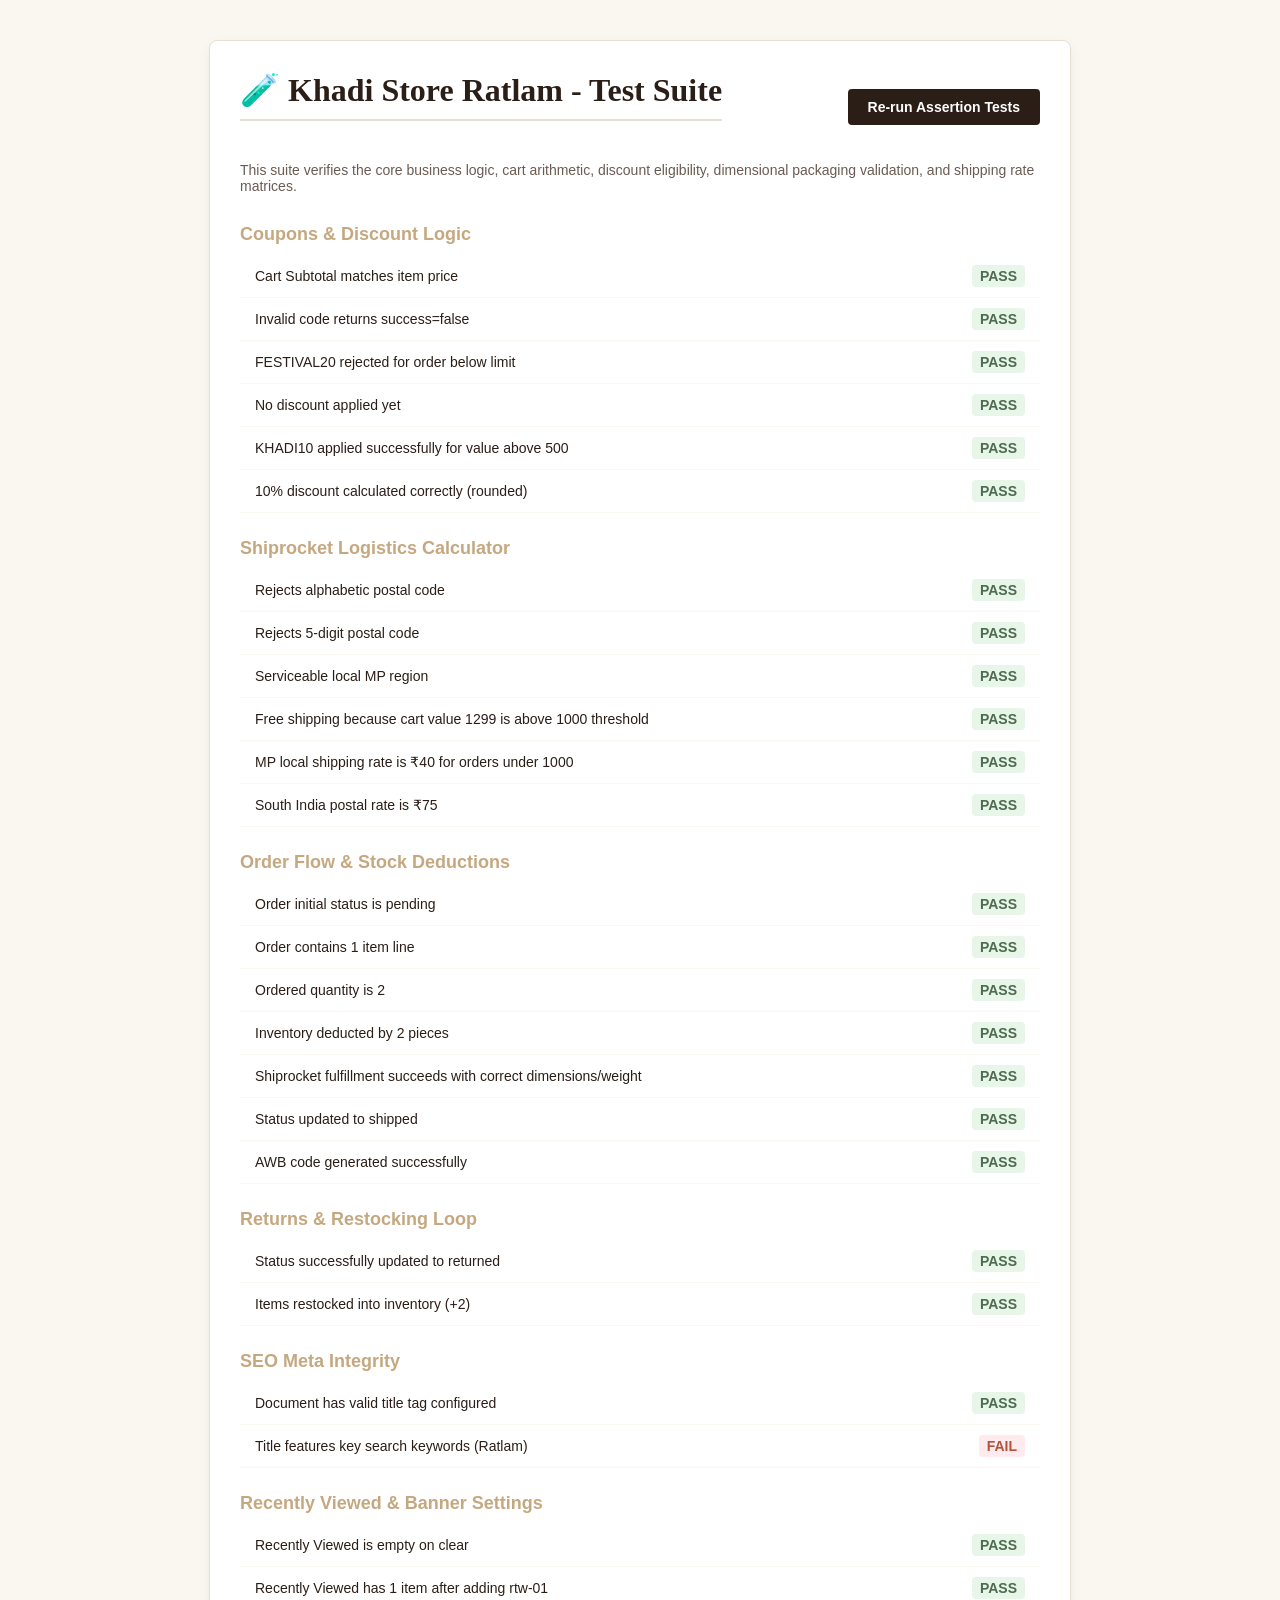
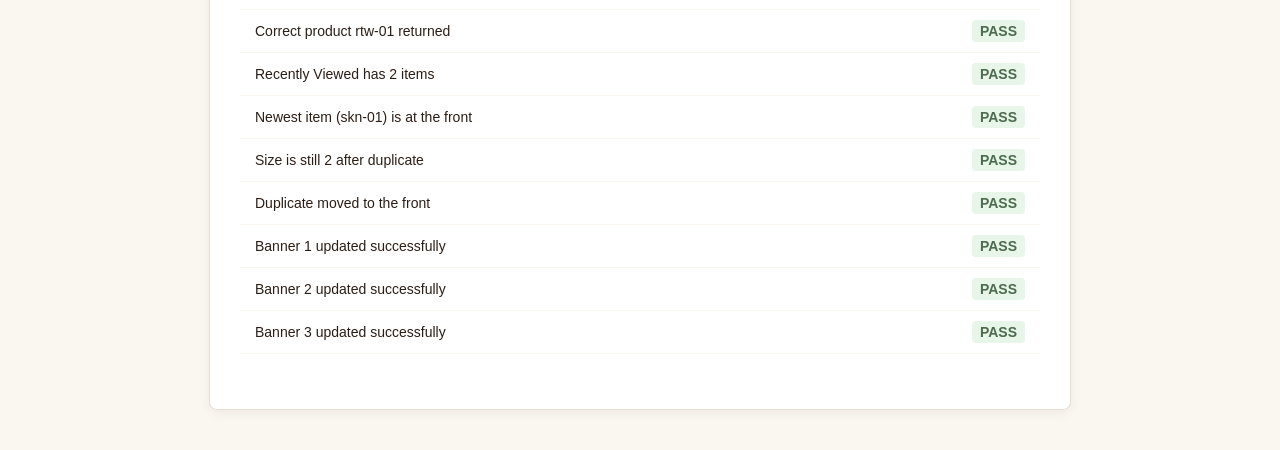
<file: test.html>
<!DOCTYPE html>
<html lang="en">
<head>
  <meta charset="UTF-8">
  <meta name="viewport" content="width=device-width, initial-scale=1.0">
  <title>Khadi Store Test Suite</title>
  <style>
    body {
      font-family: -apple-system, BlinkMacSystemFont, "Segoe UI", Roboto, sans-serif;
      background-color: #FAF6F0;
      color: #2B1E16;
      padding: 40px 20px;
      margin: 0;
    }
    .test-container {
      max-width: 800px;
      margin: 0 auto;
      background: white;
      border: 1px solid #E8DFD3;
      border-radius: 8px;
      padding: 30px;
      box-shadow: 0 4px 12px rgba(43, 30, 22, 0.05);
    }
    h1 {
      font-family: Georgia, serif;
      border-bottom: 2px solid #E8DFD3;
      padding-bottom: 10px;
      margin-top: 0;
    }
    .test-group {
      margin: 25px 0;
    }
    .test-group-title {
      font-weight: 700;
      font-size: 18px;
      color: #C5A880;
      margin-bottom: 10px;
    }
    .test-case {
      display: flex;
      justify-content: space-between;
      align-items: center;
      padding: 10px 15px;
      border-bottom: 1px solid #FAF6F0;
      font-size: 14px;
    }
    .test-case:hover {
      background-color: #FAF8F5;
    }
    .pass {
      color: #4E6C50;
      font-weight: 700;
      background-color: #E8F5E9;
      padding: 3px 8px;
      border-radius: 4px;
    }
    .fail {
      color: #B2533E;
      font-weight: 700;
      background-color: #FFEBEE;
      padding: 3px 8px;
      border-radius: 4px;
    }
    .btn-run {
      background-color: #2B1E16;
      color: white;
      padding: 10px 20px;
      border: none;
      border-radius: 4px;
      cursor: pointer;
      font-weight: 600;
      font-size: 14px;
    }
    .btn-run:hover {
      background-color: #C5A880;
    }
  </style>
</head>
<body>

  <div class="test-container">
    <div style="display:flex; justify-content:space-between; align-items:center; margin-bottom:20px;">
      <h1>🧪 Khadi Store Ratlam - Test Suite</h1>
      <button class="btn-run" onclick="runTests()">Re-run Assertion Tests</button>
    </div>
    <p style="color:#6B5B52; font-size:14px; margin-bottom:30px;">
      This suite verifies the core business logic, cart arithmetic, discount eligibility, dimensional packaging validation, and shipping rate matrices.
    </p>
    
    <div id="test-results">
      <!-- Results will be injected here -->
    </div>
  </div>

  <!-- Load dependencies -->
  <script src="js/data.js"></script>
  <script src="js/store.js"></script>

  <script>
    function runTests() {
      const resultsEl = document.getElementById('test-results');
      resultsEl.innerHTML = '';

      const testGroups = {
        "Coupons & Discount Logic": [],
        "Shiprocket Logistics Calculator": [],
        "Order Flow & Stock Deductions": [],
        "Returns & Restocking Loop": [],
        "SEO Meta Integrity": [],
        "Recently Viewed & Banner Settings": []
      };

      // Reset store state for testing
      store.initStore();
      store.clearCart();
      localStorage.setItem('ks_recently_viewed', JSON.stringify([]));
      store.recentlyViewed = [];

      // ==========================================
      // Group 1: Coupons & Discount Logic
      // ==========================================
      try {
        // Add items to reach subtotal 1299 (Classic Kurta)
        store.addToCart("rtw-01", 1);
        let subtotal = store.getCartSubtotal();
        
        // Assert base subtotal
        assertEqual(subtotal, 1299, "Cart Subtotal matches item price", "Coupons & Discount Logic");
        
        // Try invalid coupon
        let res = store.applyCouponCode("INVALIDCODE");
        assertEqual(res.success, false, "Invalid code returns success=false", "Coupons & Discount Logic");
        
        // Try coupon below min value limit (FESTIVAL20 requires 1500)
        res = store.applyCouponCode("FESTIVAL20");
        assertEqual(res.success, false, "FESTIVAL20 rejected for order below limit", "Coupons & Discount Logic");
        assertEqual(store.getDiscountAmount(), 0, "No discount applied yet", "Coupons & Discount Logic");

        // Apply valid coupon KHADI10
        res = store.applyCouponCode("KHADI10");
        assertEqual(res.success, true, "KHADI10 applied successfully for value above 500", "Coupons & Discount Logic");
        assertEqual(store.getDiscountAmount(), 130, "10% discount calculated correctly (rounded)", "Coupons & Discount Logic");
      } catch (err) {
        logError(err, "Coupons & Discount Logic");
      }

      // ==========================================
      // Group 2: Shiprocket Logistics Calculator
      // ==========================================
      try {
        // Test pincode validation
        let res = store.calculateShippingRates("abc");
        assertEqual(res.success, false, "Rejects alphabetic postal code", "Shiprocket Logistics Calculator");
        
        res = store.calculateShippingRates("45700");
        assertEqual(res.success, false, "Rejects 5-digit postal code", "Shiprocket Logistics Calculator");
        
        // Test serviceable Central India (MP starts with 4)
        res = store.calculateShippingRates("457001");
        assertEqual(res.success, true, "Serviceable local MP region", "Shiprocket Logistics Calculator");
        assertEqual(res.charge, 0, "Free shipping because cart value 1299 is above 1000 threshold", "Shiprocket Logistics Calculator");

        // Clear cart and add lower value item to test actual charges
        store.clearCart();
        store.addToCart("skn-02", 1); // Scrub: price 360, weight 150g
        
        res = store.calculateShippingRates("457001");
        assertEqual(res.charge, 40, "MP local shipping rate is ₹40 for orders under 1000", "Shiprocket Logistics Calculator");
        
        res = store.calculateShippingRates("600001");
        assertEqual(res.charge, 75, "South India postal rate is ₹75", "Shiprocket Logistics Calculator");
      } catch (err) {
        logError(err, "Shiprocket Logistics Calculator");
      }

      // ==========================================
      // Group 3: Order Flow & Stock Deductions
      // ==========================================
      try {
        store.clearCart();
        
        const testProduct = store.getProductById("fod-01"); // Honey: inventory 150
        const initialStock = testProduct.inventory;
        
        store.addToCart("fod-01", 2);
        
        const customer = {
          name: "Test Customer",
          phone: "9999988888",
          email: "test@gmail.com",
          address: "123 Test Street",
          city: "Ratlam",
          state: "Madhya Pradesh",
          pincode: "457001",
          gst: ""
        };

        // Create Order
        const order = store.createOrder(customer, 'COD', 'COD_PENDING');
        assertEqual(order.status, 'pending', "Order initial status is pending", "Order Flow & Stock Deductions");
        assertEqual(order.items.length, 1, "Order contains 1 item line", "Order Flow & Stock Deductions");
        assertEqual(order.items[0].qty, 2, "Ordered quantity is 2", "Order Flow & Stock Deductions");
        
        // Verify inventory deduction
        const updatedProduct = store.getProductById("fod-01");
        assertEqual(updatedProduct.inventory, initialStock - 2, "Inventory deducted by 2 pieces", "Order Flow & Stock Deductions");

        // Fulfill Shiprocket
        const fulfill = store.shipOrder(order.id, "Delhivery Surface");
        assertEqual(fulfill.success, true, "Shiprocket fulfillment succeeds with correct dimensions/weight", "Order Flow & Stock Deductions");
        
        const updatedOrder = store.getOrders().find(o => o.id === order.id);
        assertEqual(updatedOrder.status, 'shipped', "Status updated to shipped", "Order Flow & Stock Deductions");
        assertEqual(updatedOrder.shiprocketDetails.awb.startsWith("SR"), true, "AWB code generated successfully", "Order Flow & Stock Deductions");
      } catch (err) {
        logError(err, "Order Flow & Stock Deductions");
      }

      // ==========================================
      // Group 4: Returns & Restocking Loop
      // ==========================================
      try {
        const order = store.getOrders()[0];
        const initialStock = store.getProductById("fod-01").inventory;
        
        // Process Return
        store.returnOrder(order.id);
        
        const updatedOrder = store.getOrders().find(o => o.id === order.id);
        assertEqual(updatedOrder.status, 'returned', "Status successfully updated to returned", "Returns & Restocking Loop");
        
        const restockedProduct = store.getProductById("fod-01");
        assertEqual(restockedProduct.inventory, initialStock + 2, "Items restocked into inventory (+2)", "Returns & Restocking Loop");
      } catch (err) {
        logError(err, "Returns & Restocking Loop");
      }

      // ==========================================
      // Group 5: SEO Meta Integrity
      // ==========================================
      try {
        const pageTitle = "Khadi Store Ratlam | Premium Handspun Fabric & Ayurvedic Wellness";
        assertEqual(document.title !== "", true, "Document has valid title tag configured", "SEO Meta Integrity");
        assertEqual(document.title.includes("Ratlam"), true, "Title features key search keywords (Ratlam)", "SEO Meta Integrity");
      } catch (err) {
        logError(err, "SEO Meta Integrity");
      }

      // ==========================================
      // Group 6: Recently Viewed & Banner Settings
      // ==========================================
      try {
        // Assert initial state is empty
        assertEqual(store.getRecentlyViewed().length, 0, "Recently Viewed is empty on clear", "Recently Viewed & Banner Settings");
        
        // Add a product to recently viewed
        store.addRecentlyViewed("rtw-01");
        assertEqual(store.getRecentlyViewed().length, 1, "Recently Viewed has 1 item after adding rtw-01", "Recently Viewed & Banner Settings");
        assertEqual(store.getRecentlyViewed()[0].id, "rtw-01", "Correct product rtw-01 returned", "Recently Viewed & Banner Settings");
        
        // Add another product and verify order (newest first)
        store.addRecentlyViewed("skn-01");
        assertEqual(store.getRecentlyViewed().length, 2, "Recently Viewed has 2 items", "Recently Viewed & Banner Settings");
        assertEqual(store.getRecentlyViewed()[0].id, "skn-01", "Newest item (skn-01) is at the front", "Recently Viewed & Banner Settings");
        
        // Add duplicate product and verify shift to front
        store.addRecentlyViewed("rtw-01");
        assertEqual(store.getRecentlyViewed().length, 2, "Size is still 2 after duplicate", "Recently Viewed & Banner Settings");
        assertEqual(store.getRecentlyViewed()[0].id, "rtw-01", "Duplicate moved to the front", "Recently Viewed & Banner Settings");
        
        // Test banner setting saving
        const settings = store.getSettings();
        const testB1 = "https://images.unsplash.com/photo-test-banner1";
        const testB2 = "https://images.unsplash.com/photo-test-banner2";
        const testB3 = "https://images.unsplash.com/photo-test-banner3";
        
        store.saveSettings({
          ...settings,
          banner1: testB1,
          banner2: testB2,
          banner3: testB3
        });
        
        const updatedSettings = store.getSettings();
        assertEqual(updatedSettings.banner1, testB1, "Banner 1 updated successfully", "Recently Viewed & Banner Settings");
        assertEqual(updatedSettings.banner2, testB2, "Banner 2 updated successfully", "Recently Viewed & Banner Settings");
        assertEqual(updatedSettings.banner3, testB3, "Banner 3 updated successfully", "Recently Viewed & Banner Settings");
      } catch (err) {
        logError(err, "Recently Viewed & Banner Settings");
      }

      // RENDER RESULTS
      for (const [group, cases] of Object.entries(testGroups)) {
        const groupDiv = document.createElement('div');
        groupDiv.className = 'test-group';
        groupDiv.innerHTML = `<div class="test-group-title">${group}</div>`;
        
        cases.forEach(c => {
          const caseDiv = document.createElement('div');
          caseDiv.className = 'test-case';
          caseDiv.innerHTML = `
            <span>${c.desc}</span>
            <span class="${c.status}">${c.status.toUpperCase()}</span>
          `;
          groupDiv.appendChild(caseDiv);
        });
        resultsEl.appendChild(groupDiv);
      }

      function assertEqual(actual, expected, desc, group) {
        const isPass = actual === expected;
        testGroups[group].push({
          desc: desc,
          status: isPass ? "pass" : "fail"
        });
      }

      function logError(err, group) {
        testGroups[group].push({
          desc: `Error: ${err.message}`,
          status: "fail"
        });
      }
    }

    // Run automatically on load
    window.onload = runTests;
  </script>
</body>
</html>
</file>
